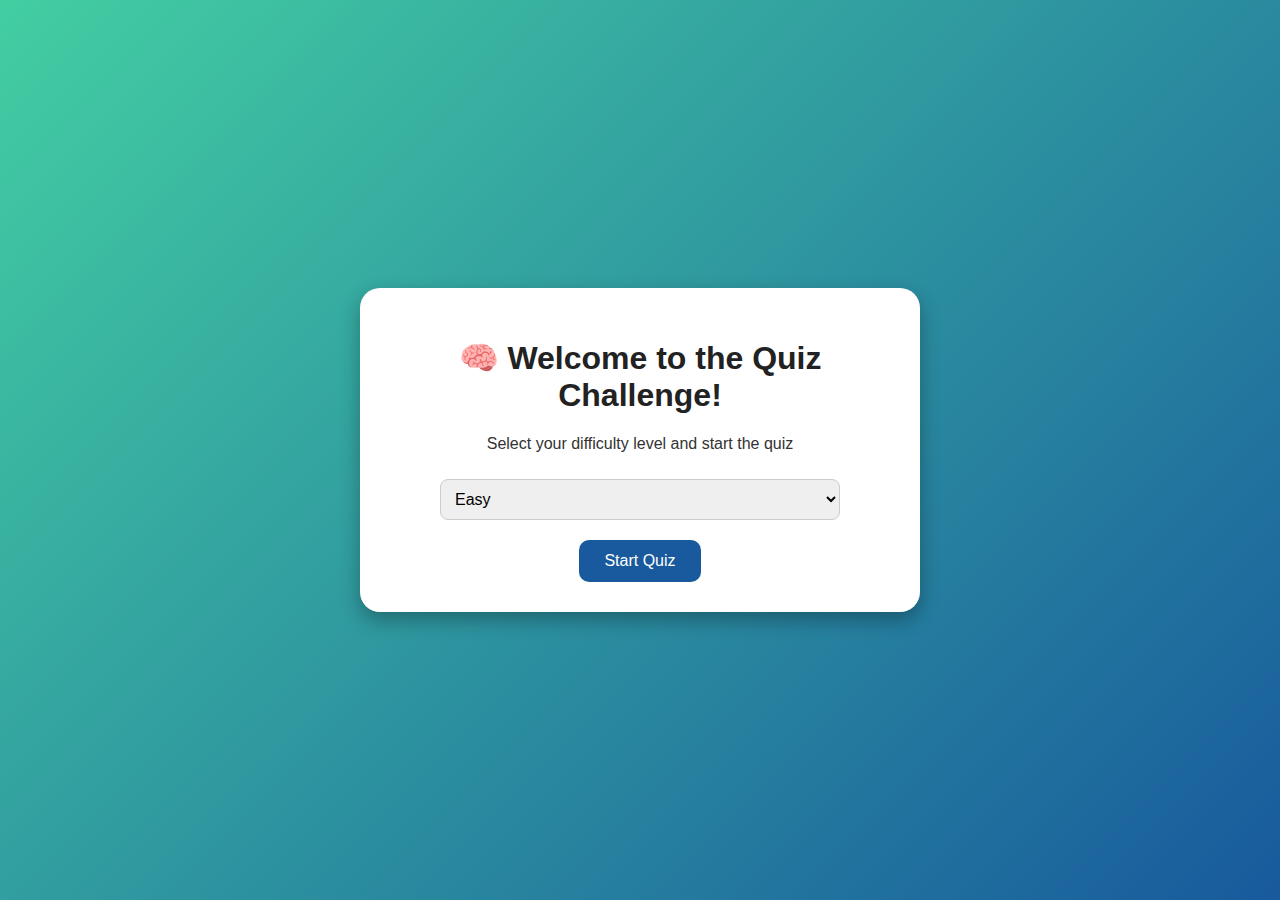
<file: SaiKet Systems/quiz application/index.html>
<!DOCTYPE html>
<html lang="en">
<head>
  <meta charset="UTF-8" />
  <meta name="viewport" content="width=device-width, initial-scale=1.0" />
  <title>Interactive Quiz App</title>
  <link rel="stylesheet" href="style.css" />
</head>
<body>
  <!-- Landing Page -->
  <div class="start-container" id="start-container">
    <h1>🧠 Welcome to the Quiz Challenge!</h1>
    <p>Select your difficulty level and start the quiz</p>

    <select id="level-select">
      <option value="easy">Easy</option>
      <option value="medium">Medium</option>
      <option value="hard">Hard</option>
    </select>

    <button id="start-btn">Start Quiz</button>
  </div>

  <!-- Quiz Section -->
  <div class="quiz-container hidden" id="quiz-container">
    <div class="quiz-header">
      <h2 id="level-heading"></h2>

      <!-- Timer Circle -->
      <div class="timer-circle">
        <svg>
          <circle cx="30" cy="30" r="28"></circle>
          <circle cx="30" cy="30" r="28" id="progress-circle"></circle>
        </svg>
        <span id="timer-text">5:00</span>
      </div>
    </div>

    <!-- Progress Bar -->
    <div class="progress-bar">
      <div id="progress-fill"></div>
    </div>

    <div id="question"></div>
    <div id="options"></div>

    <button id="next-btn">Next</button>
    <div id="result" class="hidden"></div>
    <button id="restart-btn" class="hidden">Restart Quiz</button>
  </div>

  <script src="script.js"></script>
</body>
</html>
</file>
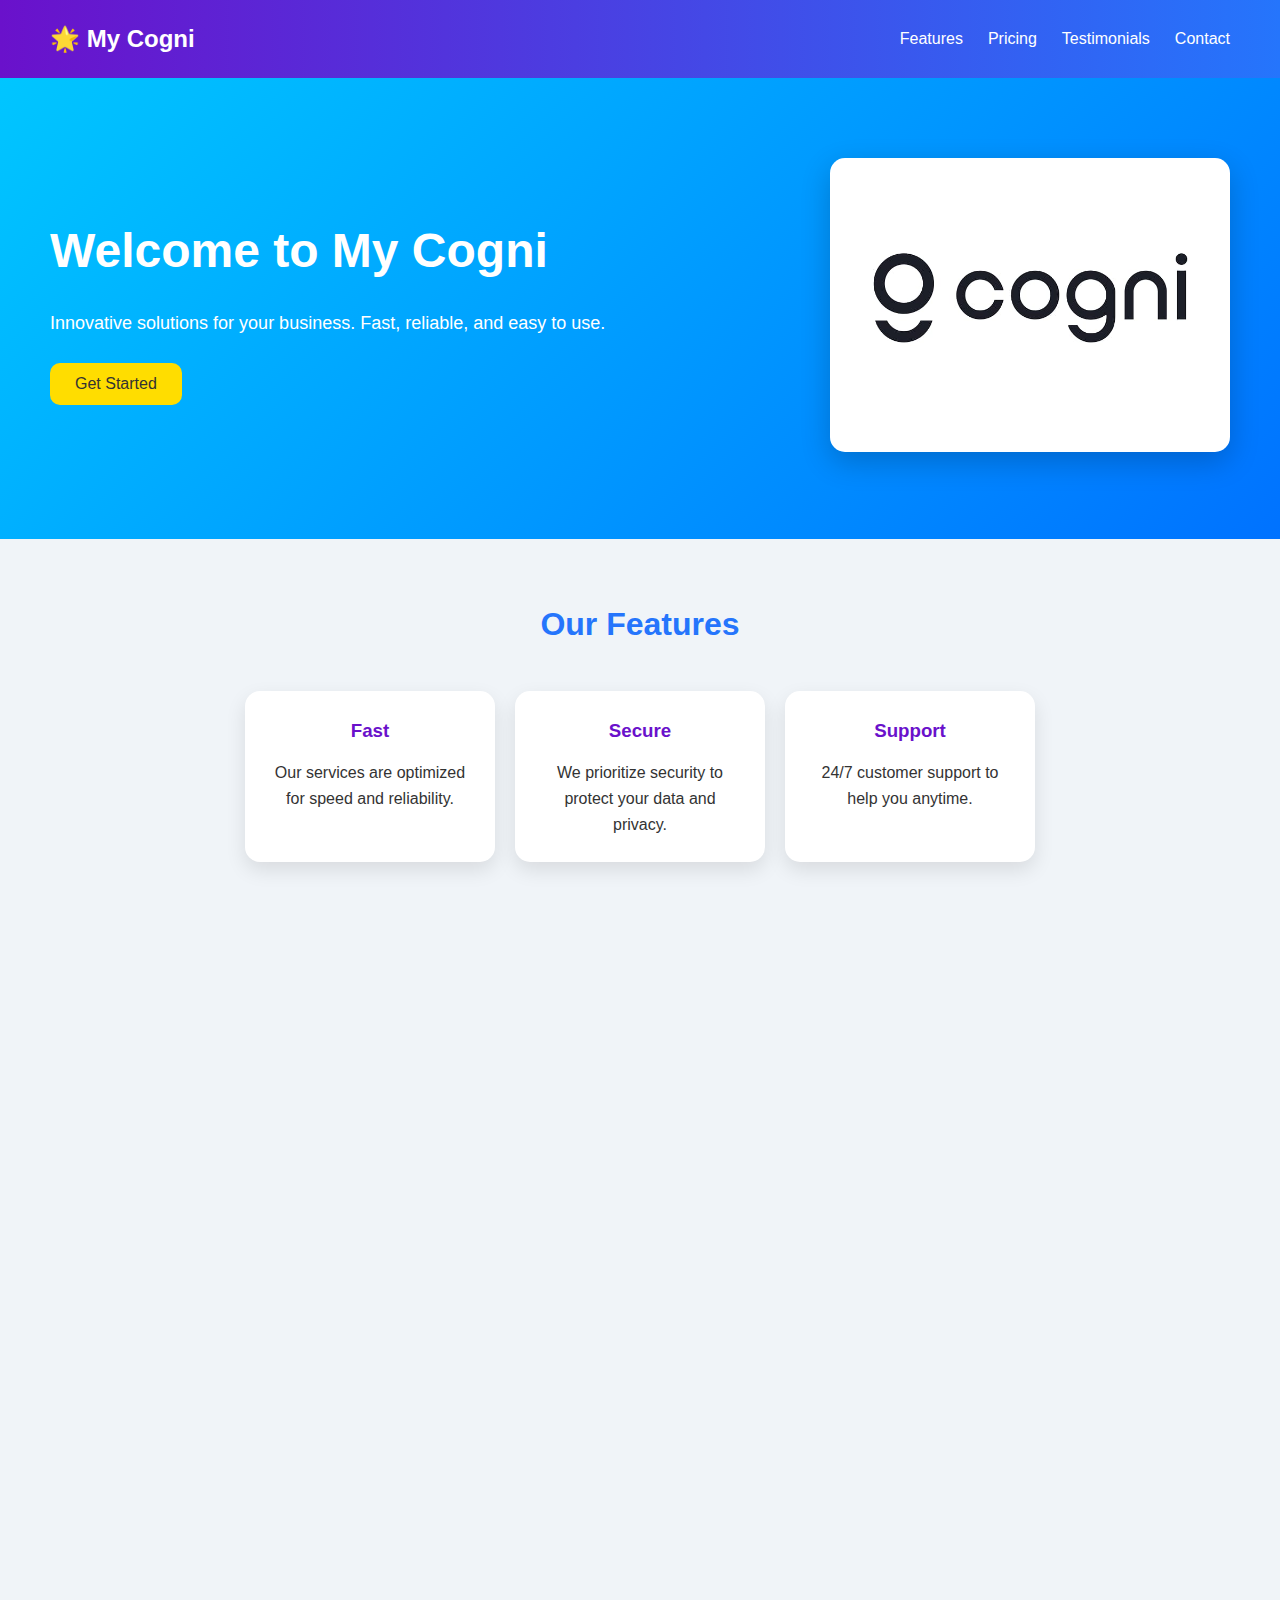
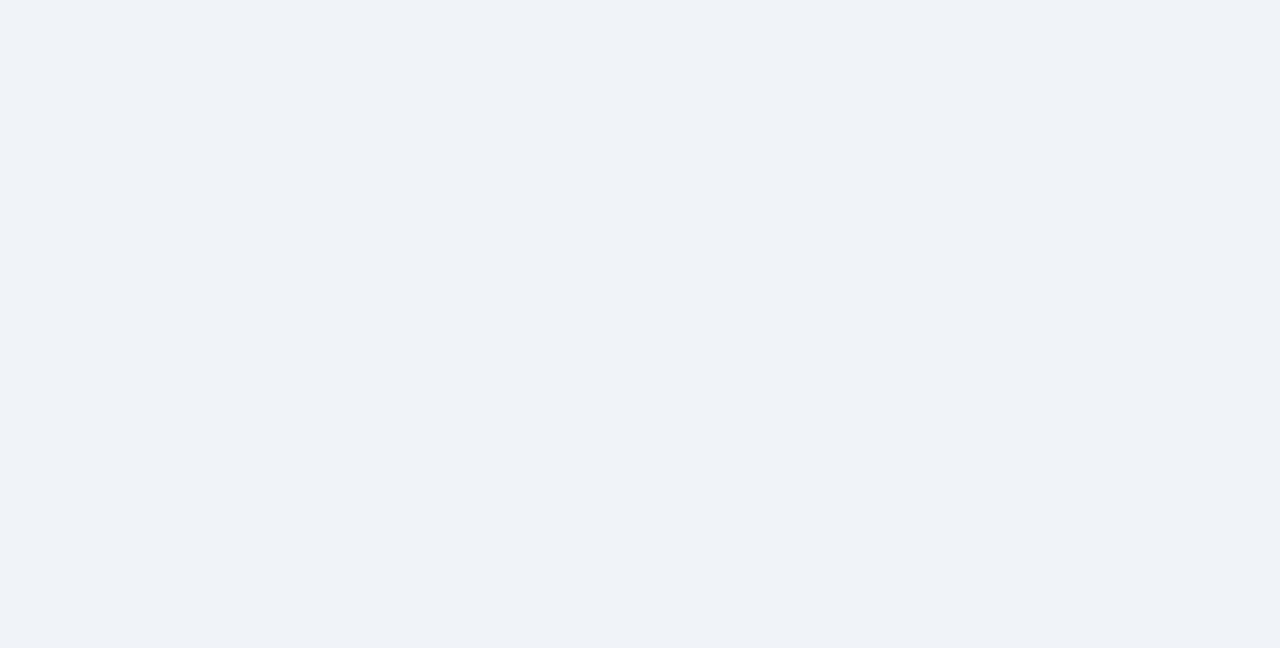
<file: SaiKet Systems/Real-world Simulation - Clone a Webpage/index.html>
<!DOCTYPE html>
<html lang="en">
<head>
  <meta charset="UTF-8">
  <meta name="viewport" content="width=device-width, initial-scale=1.0">
  <title>MyCompany Landing Page</title>
  <link rel="stylesheet" href="style.css">
</head>
<body>

  <!-- Header -->
  <header>
    <div class="logo">🌟 My Cogni</div>
    <nav>
      <ul>
        <li><a href="#features">Features</a></li>
        <li><a href="#pricing">Pricing</a></li>
        <li><a href="#testimonials">Testimonials</a></li>
        <li><a href="#cta">Contact</a></li>
      </ul>
    </nav>
  </header>

  <!-- Hero Section -->
  <section class="hero reveal">
    <div class="hero-text">
      <h1>Welcome to My Cogni</h1>
      <p>Innovative solutions for your business. Fast, reliable, and easy to use.</p>
      <button id="hero-btn">Get Started</button>
    </div>
    <div class="hero-image">
      <img src="vvvvvvvvv.jpg" alt="Product Image">
    </div>
  </section>

  <!-- Features Section -->
  <section id="features" class="features reveal">
    <h2>Our Features</h2>
    <div class="feature-cards">
      <div class="card">
        <h3>Fast</h3>
        <p>Our services are optimized for speed and reliability.</p>
      </div>
      <div class="card">
        <h3>Secure</h3>
        <p>We prioritize security to protect your data and privacy.</p>
      </div>
      <div class="card">
        <h3>Support</h3>
        <p>24/7 customer support to help you anytime.</p>
      </div>
    </div>
  </section>

  <!-- Pricing Section -->
  <section id="pricing" class="pricing reveal">
    <h2>Pricing Plans</h2>
    <div class="pricing-cards">
      <div class="price-card">
        <h3>Basic</h3>
        <p>$10/month</p>
        <ul>
          <li>Feature A</li>
          <li>Feature B</li>
        </ul>
        <button>Choose Plan</button>
      </div>
      <div class="price-card">
        <h3>Pro</h3>
        <p>$30/month</p>
        <ul>
          <li>Feature A</li>
          <li>Feature B</li>
          <li>Feature C</li>
        </ul>
        <button>Choose Plan</button>
      </div>
      <div class="price-card">
        <h3>Enterprise</h3>
        <p>$50/month</p>
        <ul>
          <li>All Features</li>
          <li>Priority Support</li>
        </ul>
        <button>Choose Plan</button>
      </div>
    </div>
  </section>

  <!-- Testimonials Section -->
  <section id="testimonials" class="testimonials reveal">
    <h2>What Our Clients Say</h2>
    <div class="testimonial-slider">
      <div class="testimonial active">
        <p>"This product revolutionized our workflow!"</p>
        <h4>- Nani</h4>
      </div>
      <div class="testimonial">
        <p>"Amazing support and easy to use interface."</p>
        <h4>- Tony</h4>
      </div>
      <div class="testimonial">
        <p>"Highly recommend for any business."</p>
        <h4>- Teddy</h4>
      </div>
    </div>
    <div class="testimonial-buttons">
      <button id="prev">❮</button>
      <button id="next">❯</button>
    </div>
  </section>

  <!-- Call to Action Section -->
  <section id="cta" class="cta reveal">
    <h2>Sign Up for Free</h2>
    <form id="signup-form">
      <input type="text" id="name" placeholder="Your Name" required>
      <input type="email" id="email" placeholder="Your Email" required>
      <button type="submit">Sign Up</button>
    </form>
    <div id="form-msg"></div>
  </section>

  <!-- Footer -->
  <footer class="reveal">
    <p>&copy; 2025 My Cogni | All rights reserved.</p>
  </footer>

  <!-- Back to Top Button -->
  <button id="back-to-top">⬆️</button>

  <script src="script.js"></script>
</body>
</html>
</file>
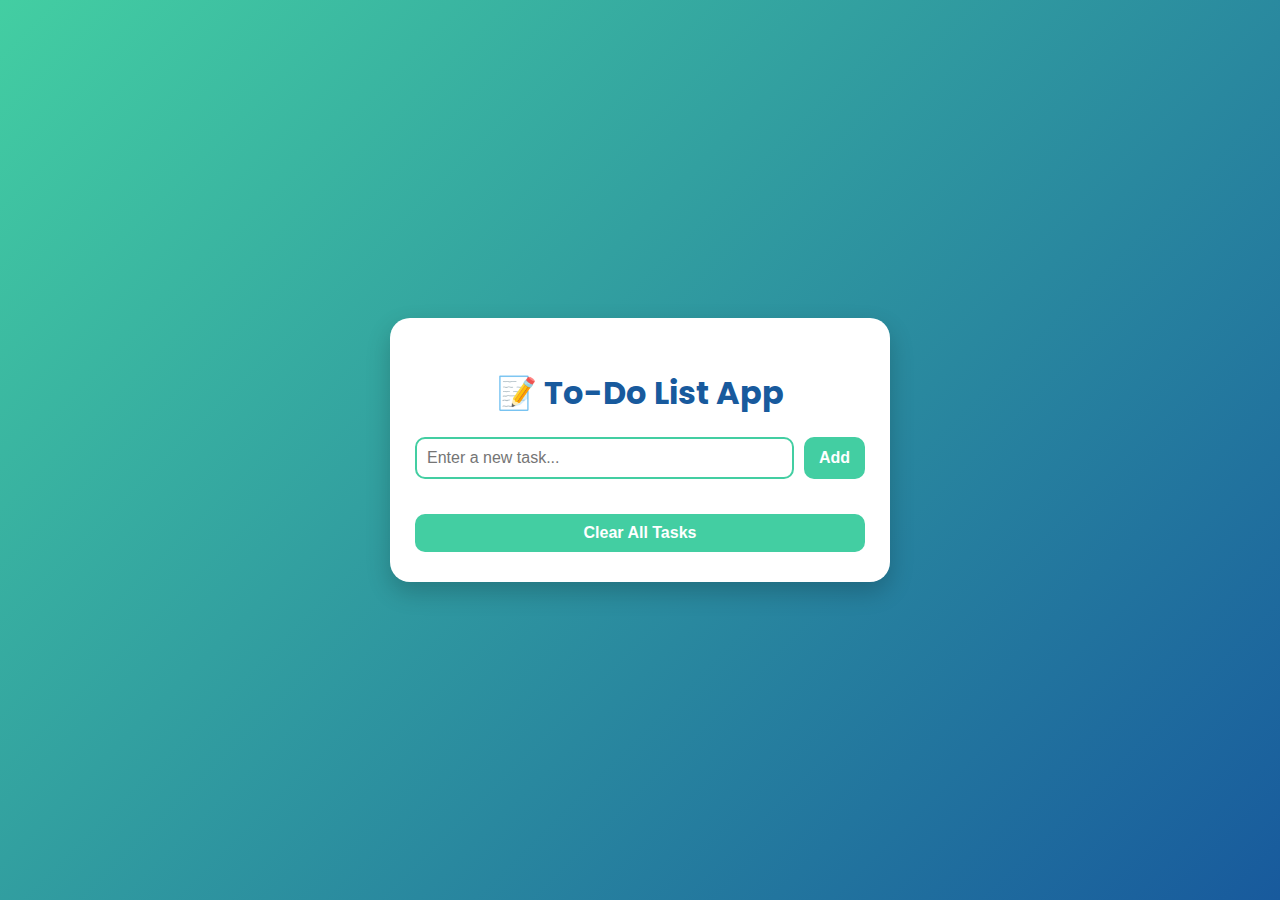
<file: SaiKet Systems/To-Do List App/index.html>
<!DOCTYPE html>
<html lang="en">
<head>
  <meta charset="UTF-8">
  <meta name="viewport" content="width=device-width, initial-scale=1.0">
  <title>To-Do List App</title>
  <link rel="stylesheet" href="style.css">
</head>
<body>
  <div class="todo-container">
    <h1>📝 To-Do List App</h1>

    <div class="input-section">
      <input type="text" id="task-input" placeholder="Enter a new task...">
      <button id="add-btn">Add</button>
    </div>

    <ul id="task-list"></ul>

    <button id="clear-btn">Clear All Tasks</button>
  </div>

  <script src="script.js"></script>
</body>
</html>
</file>
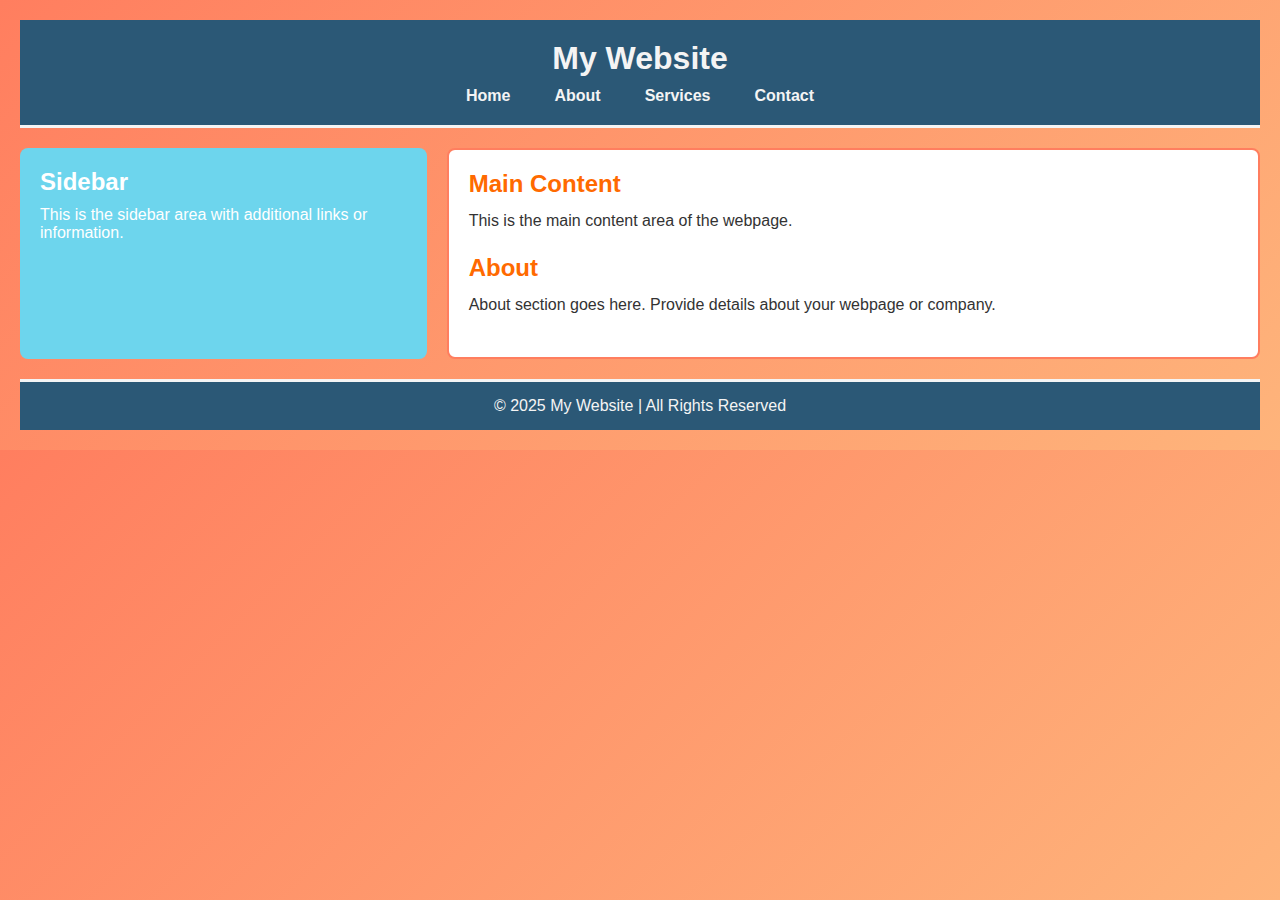
<file: SaiKet Systems/webpage layout/index.html>
<!DOCTYPE html>
<html lang="en">
<head>
    <meta charset="UTF-8">
    <meta http-equiv="X-UA-Compatible" content="IE=edge">
    <meta name="viewport" content="width=device-width, initial-scale=1.0">
    <title>Advanced Responsive Webpage Layout</title>
    <link rel="stylesheet" href="style.css">
</head>
<body>
    <header>
        <h1>My Website</h1>
        <nav>
            <ul class="nav-list">
                <li><a href="#home">Home</a></li>
                <li><a href="#about">About</a></li>
                <li><a href="#services">Services</a></li>
                <li><a href="#contact">Contact</a></li>
            </ul>
        </nav>
    </header>

    <div class="grid-container">
        <aside class="sidebar">
            <h2>Sidebar</h2>
            <p>This is the sidebar area with additional links or information.</p>
        </aside>

        <main class="content">
            <section id="home">
                <h2>Main Content</h2>
                <p>This is the main content area of the webpage.</p>
            </section>
            <section id="about">
                <h2>About</h2>
                <p>About section goes here. Provide details about your webpage or company.</p>
            </section>
        </main>
    </div>

    <footer>
        <p>&copy; 2025 My Website | All Rights Reserved</p>
    </footer>
</body>
</html>
</file>
<file: SaiKet Systems/quiz application/style.css>
body {
  margin: 0;
  font-family: "Poppins", sans-serif;
  background: linear-gradient(135deg, #43cea2, #185a9d);
  display: flex;
  justify-content: center;
  align-items: center;
  height: 100vh;
  color: #333;
}

.hidden {
  display: none;
}

.start-container,
.quiz-container {
  background: #fff;
  padding: 30px;
  border-radius: 20px;
  box-shadow: 0 8px 20px rgba(0, 0, 0, 0.3);
  text-align: center;
  width: 90%;
  max-width: 500px;
}

h1,
h2 {
  color: #222;
}

select {
  padding: 10px;
  font-size: 16px;
  border-radius: 8px;
  margin-top: 10px;
  border: 1px solid #ccc;
  width: 80%;
}

button {
  background: #185a9d;
  color: white;
  border: none;
  padding: 12px 25px;
  font-size: 16px;
  border-radius: 10px;
  margin-top: 20px;
  cursor: pointer;
  transition: 0.3s;
}

button:hover {
  background: #43cea2;
  color: #000;
}

/* Header (Level + Timer) */
.quiz-header {
  display: flex;
  justify-content: space-between;
  align-items: center;
  margin-bottom: 15px;
}

/* Timer Circle */
.timer-circle {
  position: relative;
  width: 60px;
  height: 60px;
}

.timer-circle svg {
  position: absolute;
  top: 0;
  left: 0;
  transform: rotate(-90deg);
  width: 60px;
  height: 60px;
}

.timer-circle circle {
  fill: none;
  stroke-width: 4;
  stroke: #ddd;
}

#progress-circle {
  stroke: #e63946;
  stroke-linecap: round;
  stroke-dasharray: 175;
  stroke-dashoffset: 0;
  transition: stroke-dashoffset 1s linear;
}

#timer-text {
  position: absolute;
  top: 18px;
  left: 18px;
  font-size: 14px;
  font-weight: bold;
}

/* Progress Bar */
.progress-bar {
  background: #eee;
  border-radius: 10px;
  height: 10px;
  margin: 10px 0 20px;
  overflow: hidden;
}

#progress-fill {
  background: #43cea2;
  height: 100%;
  width: 0%;
  border-radius: 10px;
  transition: width 0.3s ease;
}

/* Question & Options */
#question {
  font-size: 20px;
  font-weight: 600;
  margin-bottom: 20px;
}

#options {
  display: flex;
  flex-direction: column;
  gap: 10px;
}

.option {
  background: #f2f2f2;
  border-radius: 10px;
  padding: 10px;
  cursor: pointer;
  transition: 0.3s;
  border: 2px solid transparent;
}

.option:hover {
  background: #dff6ff;
  border-color: #185a9d;
}

.selected {
  background: #185a9d;
  color: white;
}

#result {
  font-size: 20px;
  font-weight: bold;
  margin-top: 15px;
}

/* Responsive */
@media (max-width: 600px) {
  body {
    padding: 10px;
    height: auto;
  }

  .start-container,
  .quiz-container {
    padding: 20px;
  }

  #question {
    font-size: 18px;
  }

  button {
    width: 100%;
  }
}
</file>
<file: SaiKet Systems/Real-world Simulation - Clone a Webpage/style.css>
/* Global Styles */
* { box-sizing: border-box; margin:0; padding:0; scroll-behavior: smooth; }
body { font-family: 'Poppins', sans-serif; line-height:1.6; background:#f0f4f8; color:#333; }

/* Header */
header { display:flex; justify-content:space-between; align-items:center; padding:20px 50px; background: linear-gradient(90deg, #6a11cb, #2575fc); color:white; position:sticky; top:0; z-index:1000; }
header .logo { font-size:24px; font-weight:bold; }
header nav ul { list-style:none; display:flex; gap:25px; }
header nav ul li a { color:white; text-decoration:none; font-weight:500; position:relative; transition:0.3s; }
header nav ul li a::after { content:''; position:absolute; width:0; height:2px; background:#ffdd00; left:0; bottom:-4px; transition:0.3s; }
header nav ul li a:hover::after { width:100%; }

/* Hero Section */
.hero { display:flex; justify-content:space-between; align-items:center; padding:80px 50px; background:linear-gradient(135deg, #00c6ff, #0072ff); color:white; flex-wrap:wrap; overflow:hidden; }
.hero-text h1 { font-size:48px; margin-bottom:20px; }
.hero-text p { font-size:18px; margin-bottom:25px; }
#hero-btn { background:#ffdd00; color:#333; border:none; padding:12px 25px; font-size:16px; border-radius:10px; cursor:pointer; transition:0.3s; }
#hero-btn:hover { background:#ffc700; transform:scale(1.05); }
.hero-image img { width:400px; border-radius:15px; box-shadow:0 10px 30px rgba(0,0,0,0.2); transition: transform 0.5s; }
.hero-image img:hover { transform:scale(1.05); }

/* Features Section */
.features { padding:60px 50px; text-align:center; }
.features h2 { font-size:32px; margin-bottom:40px; color:#2575fc; }
.feature-cards { display:flex; gap:20px; flex-wrap:wrap; justify-content:center; }
.card { background:white; padding:25px; border-radius:15px; width:250px; box-shadow:0 8px 20px rgba(0,0,0,0.1); transition: transform 0.3s, box-shadow 0.3s, opacity 0.6s; opacity:0; transform:translateY(50px); }
.card:hover { transform:translateY(-10px); box-shadow:0 12px 25px rgba(0,0,0,0.2); }
.card h3 { margin-bottom:15px; color:#6a11cb; }

/* Pricing Section */
.pricing { padding:60px 50px; text-align:center; }
.pricing h2 { font-size:32px; margin-bottom:40px; color:#2575fc; }
.pricing-cards { display:flex; flex-wrap:wrap; justify-content:center; gap:20px; }
.price-card { background:white; padding:30px; border-radius:15px; width:250px; box-shadow:0 8px 25px rgba(0,0,0,0.1); transition: transform 0.3s, box-shadow 0.3s; opacity:0; transform:translateY(50px); }
.price-card:hover { transform:translateY(-10px); box-shadow:0 12px 25px rgba(0,0,0,0.2); }
.price-card h3 { margin-bottom:15px; color:#6a11cb; }
.price-card ul { list-style: none; padding:0; margin-bottom:15px; }
.price-card li { padding:5px 0; }
.price-card button { padding:10px 20px; background:#2575fc; color:white; border:none; border-radius:8px; cursor:pointer; transition:0.3s; }
.price-card button:hover { background:#6a11cb; transform:scale(1.05); }

/* Testimonials Section */
.testimonials { padding:60px 50px; text-align:center; background:#f7f9fc; border-radius:15px; margin:40px 50px; }
.testimonials h2 { margin-bottom:25px; color:#2575fc; }
.testimonial-slider { position:relative; overflow:hidden; height:120px; }
.testimonial { opacity:0; position:absolute; width:100%; transition:0.5s; }
.testimonial.active { opacity:1; position:relative; }
.testimonial-buttons { margin-top:20px; }
.testimonial-buttons button { padding:5px 12px; margin:0 5px; border:none; background:#6a11cb; color:white; border-radius:5px; cursor:pointer; transition:0.3s; }
.testimonial-buttons button:hover { background:#2575fc; }

/* CTA Section */
.cta { background:#fff; padding:60px 50px; text-align:center; border-radius:15px; margin:40px; box-shadow:0 10px 25px rgba(0,0,0,0.1); opacity:0; transform:translateY(50px); transition:0.8s; }
.cta h2 { margin-bottom:25px; color:#2575fc; }
#signup-form { display:flex; justify-content:center; flex-wrap:wrap; gap:15px; }
#signup-form input { padding:12px 15px; border-radius:8px; border:1px solid #ccc; font-size:16px; flex:1 1 200px; }
#signup-form button { padding:12px 25px; background:#6a11cb; color:white; border:none; border-radius:8px; cursor:pointer; transition:0.3s; }
#signup-form button:hover { background:#2575fc; transform:scale(1.05); }
#form-msg { margin-top:15px; font-weight:bold; color:green; }

/* Footer */
footer { background:#333; color:white; text-align:center; padding:20px; opacity:0; transform:translateY(50px); transition:0.8s; }

/* Back-to-Top Button */
#back-to-top { position:fixed; bottom:40px; right:40px; background:#6a11cb; color:white; border:none; padding:12px 15px; border-radius:50%; cursor:pointer; font-size:20px; display:none; z-index:100; box-shadow:0 5px 15px rgba(0,0,0,0.3); transition:0.3s; }
#back-to-top:hover { background:#2575fc; transform:scale(1.1); }

/* Responsive */
@media (max-width:900px){
  .hero { flex-direction:column; text-align:center; gap:30px; }
  .feature-cards, .pricing-cards { flex-direction:column; gap:20px; }
  .testimonials { margin:20px; }
}
</file>
<file: SaiKet Systems/To-Do List App/style.css>
@import url('https://fonts.googleapis.com/css2?family=Poppins:wght@400;600&display=swap');

body {
  margin: 0;
  font-family: 'Poppins', sans-serif;
  background: linear-gradient(135deg, #43cea2, #185a9d);
  height: 100vh;
  display: flex;
  justify-content: center;
  align-items: center;
  color: #333;
}

.todo-container {
  background: #fff;
  border-radius: 20px;
  padding: 30px 25px;
  width: 90%;
  max-width: 450px;
  box-shadow: 0 10px 25px rgba(0, 0, 0, 0.2);
  text-align: center;
}

h1 {
  text-align: center;
  color: #185a9d;
  margin-bottom: 20px;
}

.input-section {
  display: flex;
  justify-content: space-between;
  gap: 10px;
}

#task-input {
  flex: 1;
  padding: 10px;
  border: 2px solid #43cea2;
  border-radius: 10px;
  font-size: 16px;
}

#add-btn, #clear-btn {
  background: #43cea2;
  border: none;
  color: white;
  padding: 10px 15px;
  font-size: 16px;
  border-radius: 10px;
  cursor: pointer;
  transition: 0.3s;
}

#add-btn:hover, #clear-btn:hover {
  background: #185a9d;
}

ul {
  list-style: none;
  padding: 0;
  margin-top: 20px;
}

li {
  background: #f3f3f3;
  margin-bottom: 10px;
  padding: 12px;
  border-radius: 10px;
  display: flex;
  justify-content: space-between;
  align-items: center;
  transition: 0.3s;
  cursor: grab;
}

li.completed {
  text-decoration: line-through;
  background: #d1ffd8;
  color: #555;
}

.task-text {
  flex: 1;
  margin: 0 10px;
}

.buttons {
  display: flex;
  gap: 8px;
}

button {
  border: none;
  padding: 6px 10px;
  border-radius: 8px;
  cursor: pointer;
  color: white;
  font-weight: 600;
  transition: 0.3s;
}

.edit-btn { background: #ffb400; }
.edit-btn:hover { background: #e0a100; }

.delete-btn { background: #ff4b5c; }
.delete-btn:hover { background: #d63031; }

.complete-btn { background: #43cea2; }
.complete-btn:hover { background: #185a9d; }

#clear-btn {
  width: 100%;
  margin-top: 15px;
}

/* Responsive */
@media (max-width: 480px) {
  .input-section {
    flex-direction: column;
  }

  #add-btn {
    width: 100%;
  }

  li {
    flex-direction: column;
    align-items: flex-start;
  }

  .buttons {
    margin-top: 10px;
  }
}
</file>
<file: SaiKet Systems/webpage layout/style.css>
/* Reset */
* {
    margin: 0;
    padding: 0;
    box-sizing: border-box;
}

/* Body */
body {
    font-family: 'Arial', sans-serif;
    background: linear-gradient(135deg, #ff7e5f, #feb47b);
    color: #333;
    padding: 20px;
}

/* Header and Navigation */
header {
    background: #2b5876;
    color: #f4f4f4;
    padding: 20px;
    text-align: center;
    border-bottom: 3px solid #f4f4f4;
}

header h1 {
    font-size: 2rem;
}

.nav-list {
    list-style: none;
    display: inline-flex;
    gap: 20px;
    margin-top: 10px;
}

.nav-list li a {
    color: #f4f4f4;
    text-decoration: none;
    font-weight: bold;
    padding: 8px 12px;
    border-radius: 4px;
    transition: background 0.3s ease;
}

.nav-list li a:hover {
    background: #f4f4f4;
    color: #2b5876;
}

/* Grid Container */
.grid-container {
    display: grid;
    grid-template-columns: 1fr 2fr;
    gap: 20px;
    margin: 20px 0;
}

/* Sidebar */
.sidebar {
    background: #6dd5ed;
    padding: 20px;
    border-radius: 8px;
    color: #fff;
}

.sidebar h2 {
    margin-bottom: 10px;
}

/* Main Content */
.content {
    background: #fff;
    padding: 20px;
    border-radius: 8px;
    border: 2px solid #ff7e5f;
}

.content section {
    margin-bottom: 20px;
}

.content section h2 {
    color: #ff6a00;
    margin-bottom: 10px;
}

.content section p {
    line-height: 1.6;
}

/* Footer */
footer {
    background: #2b5876;
    color: #f4f4f4;
    text-align: center;
    padding: 15px;
    border-top: 3px solid #f4f4f4;
}

/* Responsive Design */
@media (max-width: 768px) {
    .grid-container {
        grid-template-columns: 1fr;
    }
    
    .nav-list {
        flex-direction: column;
    }
}
</file>
